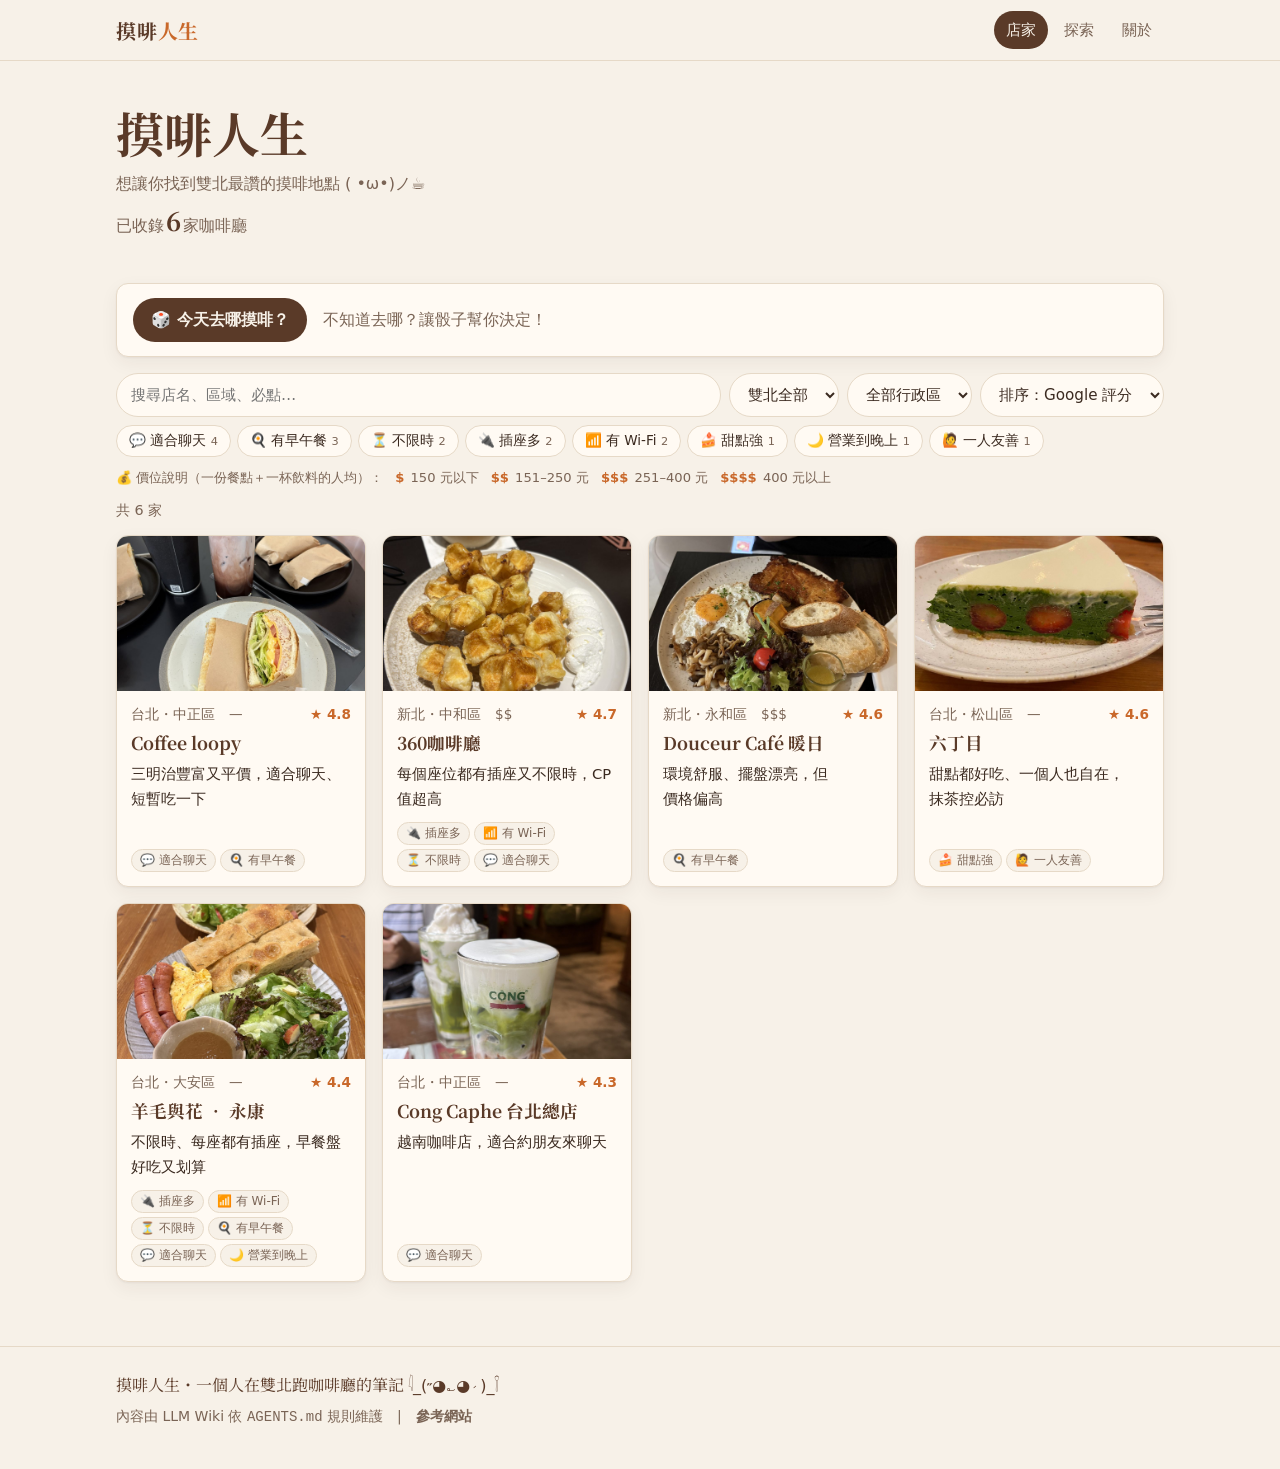
<file: index.html>
<!doctype html>
<html lang="zh-Hant">
<head>
<meta charset="utf-8">
<meta name="viewport" content="width=device-width, initial-scale=1">
<title>摸啡人生｜雙北咖啡廳筆記</title>
<meta name="description" content="摸啡人生：想讓你找到雙北最讚的摸啡地點，一個人在台北、新北跑咖啡廳的筆記，附 Google 評分與讀書工作適合度">
<link rel="icon" href="data:image/svg+xml,<svg xmlns=%22http://www.w3.org/2000/svg%22 viewBox=%220 0 100 100%22><text y=%22.9em%22 font-size=%2290%22>☕</text></svg>">
<link rel="preconnect" href="https://fonts.googleapis.com">
<link rel="preconnect" href="https://fonts.gstatic.com" crossorigin>
<link href="https://fonts.googleapis.com/css2?family=Noto+Serif+TC:wght@600;700&display=swap" rel="stylesheet">
<link href="https://fonts.googleapis.com/css2?family=Noto+Sans+Egyptian+Hieroglyphs&text=%F0%93%87%8B%F0%93%8C%89&display=swap" rel="stylesheet">
<link rel="stylesheet" href="assets/css/style.css">
</head>
<body>
<main class="wrap">
  <section class="hero">
    <h1>摸啡人生</h1>
    <p>想讓你找到雙北最讚的摸啡地點 <span class="kao">( •ω•)ノ☕</span></p>
    <p class="stat">已收錄<b id="stat-shops">–</b>家咖啡廳</p>
  </section>

  <section class="pick" aria-label="隨機推薦">
    <button id="pick" class="btn" type="button">🎲 今天去哪摸啡？</button>
    <p id="pick-result" class="pick-result" aria-live="polite">不知道去哪？讓骰子幫你決定！</p>
  </section>

  <section aria-label="篩選">
    <div class="toolbar">
      <input id="q" type="search" placeholder="搜尋店名、區域、必點…" aria-label="搜尋">
      <select id="city" aria-label="縣市"><option value="">雙北全部</option><option>台北市</option><option>新北市</option></select>
      <select id="district" aria-label="行政區"></select>
      <select id="sort" aria-label="排序"></select>
    </div>
    <div id="tag-chips" class="chips"></div>
  </section>

  <p id="result-count" class="result-count"></p>
  <section id="shop-grid" class="grid"><p class="loading">載入中…</p></section>
</main>
<script src="wiki/data.js"></script>
<script src="assets/js/common.js"></script>
<script src="assets/js/home.js"></script>
</body>
</html>
</file>
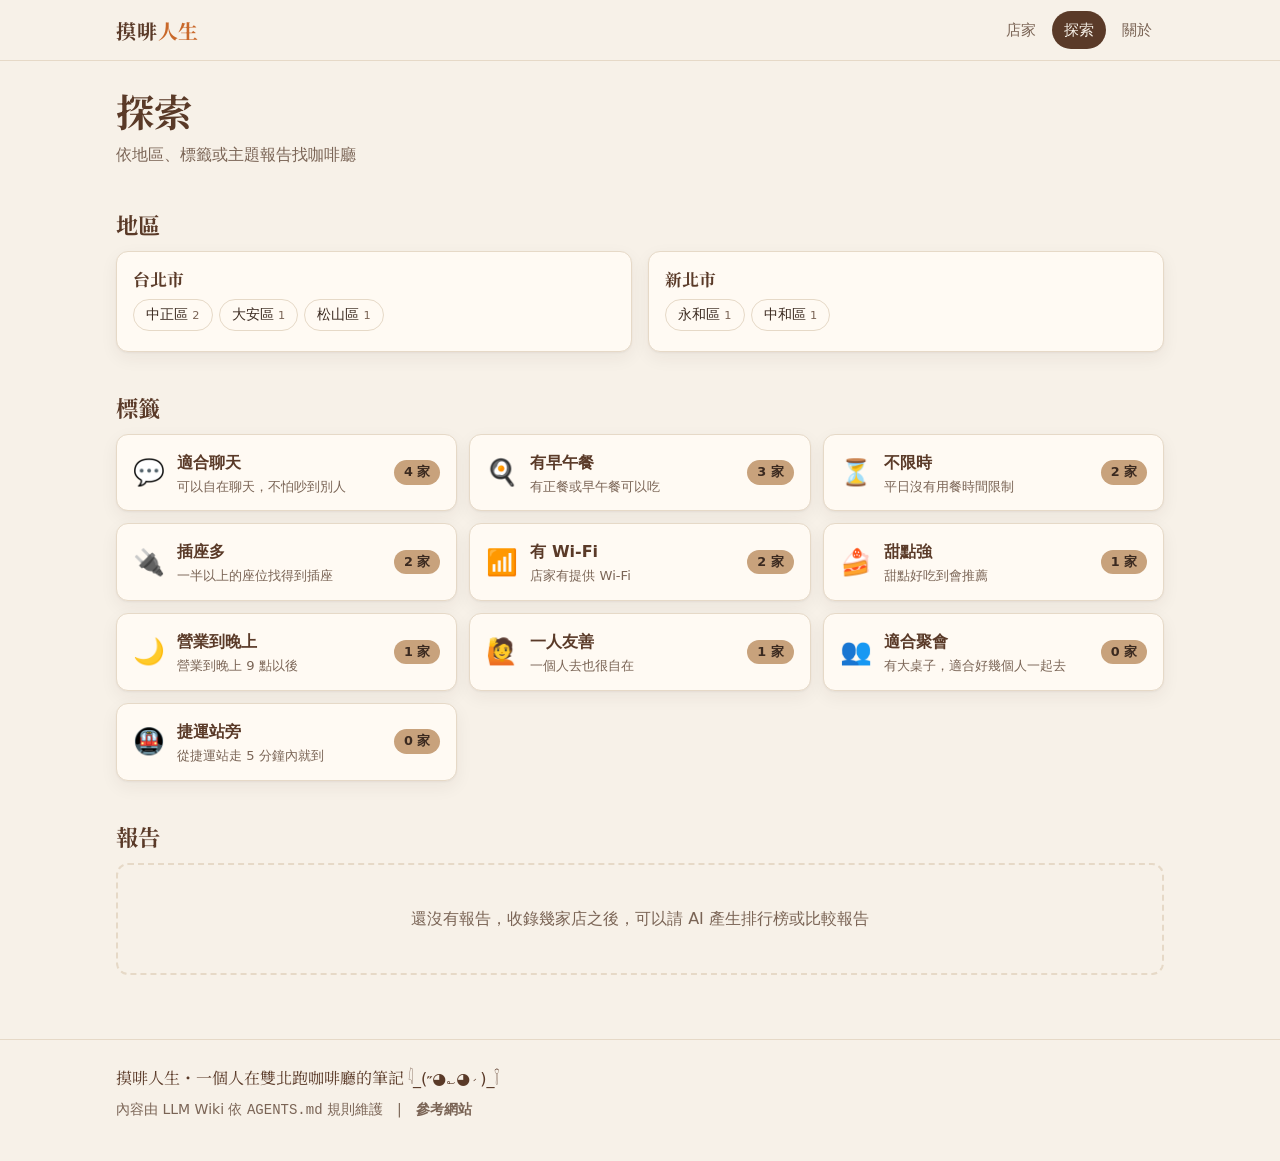
<file: explore.html>
<!doctype html>
<html lang="zh-Hant">
<head>
<meta charset="utf-8">
<meta name="viewport" content="width=device-width, initial-scale=1">
<title>探索｜摸啡人生</title>
<meta name="description" content="摸啡人生：想讓你找到雙北最讚的摸啡地點，一個人在台北、新北跑咖啡廳的筆記，附 Google 評分與讀書工作適合度">
<link rel="icon" href="data:image/svg+xml,<svg xmlns=%22http://www.w3.org/2000/svg%22 viewBox=%220 0 100 100%22><text y=%22.9em%22 font-size=%2290%22>☕</text></svg>">
<link rel="preconnect" href="https://fonts.googleapis.com">
<link rel="preconnect" href="https://fonts.gstatic.com" crossorigin>
<link href="https://fonts.googleapis.com/css2?family=Noto+Serif+TC:wght@600;700&display=swap" rel="stylesheet">
<link href="https://fonts.googleapis.com/css2?family=Noto+Sans+Egyptian+Hieroglyphs&text=%F0%93%87%8B%F0%93%8C%89&display=swap" rel="stylesheet">
<link rel="stylesheet" href="assets/css/style.css">
</head>
<body>
<main id="main" class="wrap"><p class="loading">載入中…</p></main>
<script src="wiki/data.js"></script>
<script src="assets/js/common.js"></script>
<script src="assets/js/explore.js"></script>
</body>
</html>
</file>
<file: assets/css/style.css>
/* 摸啡人生 — 全站唯一樣式檔。顏色只用 :root 變數（見 AGENTS.md 7.2） */

:root {
  --paper: #f7f1e8;
  --card: #fffaf3;
  --ink: #3b2a20;
  --ink-soft: #7a6455;
  --espresso: #5a3a28;
  --latte: #c8a27c;
  --crema: #c9682a;
  --matcha: #5f7a4c;
  --line: #e6d9c7;
  --shadow: 0 1px 2px rgba(59, 42, 32, .05), 0 6px 18px rgba(59, 42, 32, .06);
  --cover-1: #8b5e3c;
  --cover-2: #b07d56;
  --cover-3: #6f7f5a;
  --cover-4: #a4573a;
  --cover-5: #5d4a6b;
  --cover-ink: #fffaf3;
  --radius: 12px;
  --serif: "Noto Serif TC", "Songti TC", serif;
  --sans: system-ui, -apple-system, "PingFang TC", "Microsoft JhengHei", "Noto Sans TC", "Segoe UI Historic", "Noto Sans Egyptian Hieroglyphs", sans-serif;
  color-scheme: light;
}

@media (prefers-color-scheme: dark) {
  :root:not([data-theme="light"]) {
    --paper: #1b1512;
    --card: #251d18;
    --ink: #f1e6da;
    --ink-soft: #b9a593;
    --espresso: #e5bd94;
    --latte: #8a6a4f;
    --crema: #f0954a;
    --matcha: #a2bb8c;
    --line: #3a2e26;
    --shadow: 0 1px 2px rgba(0, 0, 0, .3);
    --cover-ink: #fff6ec;
    color-scheme: dark;
  }
}
:root[data-theme="dark"] {
  --paper: #1b1512;
  --card: #251d18;
  --ink: #f1e6da;
  --ink-soft: #b9a593;
  --espresso: #e5bd94;
  --latte: #8a6a4f;
  --crema: #f0954a;
  --matcha: #a2bb8c;
  --line: #3a2e26;
  --shadow: 0 1px 2px rgba(0, 0, 0, .3);
  --cover-ink: #fff6ec;
  color-scheme: dark;
}

* { box-sizing: border-box; }
html { -webkit-text-size-adjust: 100%; }
body {
  margin: 0;
  background: var(--paper);
  color: var(--ink);
  font-family: var(--sans);
  line-height: 1.75;
  font-size: 16px;
}
a { color: var(--espresso); text-decoration: none; transition: color .15s ease, background .15s ease, border-color .15s ease; }
a:hover { color: var(--crema); }
img { max-width: 100%; height: auto; }
h1, h2, h3 { font-family: var(--serif); color: var(--espresso); line-height: 1.35; text-wrap: balance; }
p, li, dd, small { text-wrap: pretty; } /* 避免最後一行只剩一個詞 */
/* 中文斷行：common.js 的 wrapCJK() 會在詞與詞之間插入換行點，這裡禁止在詞的中間換行 */
.cjk-words { word-break: keep-all; overflow-wrap: anywhere; }

.wrap { max-width: 1080px; margin: 0 auto; padding: 0 16px; }
.narrow { max-width: 760px; }

/* ---------- header / footer ---------- */
.site-header {
  border-bottom: 1px solid var(--line);
  background: var(--paper);
  position: sticky; top: 0; z-index: 1000;
}
.site-header .wrap { display: flex; align-items: center; justify-content: space-between; gap: 12px; min-height: 60px; flex-wrap: wrap; }
.brand { font-family: var(--serif); font-weight: 700; font-size: 1.25rem; color: var(--espresso); text-decoration: none; letter-spacing: .04em; }
.brand span { color: var(--crema); }
.nav { display: flex; gap: 4px; }
.nav a { color: var(--ink-soft); text-decoration: none; padding: 6px 12px; border-radius: 999px; font-size: .95rem; }
.nav a:hover { background: var(--card); color: var(--ink); }
.nav a.active { background: var(--espresso); color: var(--paper); }

.site-footer { border-top: 1px solid var(--line); margin-top: 64px; padding: 20px 0 36px; color: var(--ink-soft); font-size: .875rem; }
.site-footer p { margin: 4px 0; }
.site-footer a { color: var(--ink-soft); font-weight: 600; }
.site-footer a:hover { color: var(--crema); }
.footer-main { font-family: var(--serif); color: var(--espresso); font-size: 1rem; }

/* ---------- hero ---------- */
.hero { padding: 40px 0 20px; }
.hero h1 { font-size: clamp(2rem, 6vw, 3rem); margin: 0 0 4px; }
.hero p { margin: 0; color: var(--ink-soft); }
.stat { margin-top: 12px; color: var(--ink-soft); }
.stat b { font-family: var(--serif); font-size: 1.6rem; color: var(--espresso); margin: 0 2px; }

/* 顏文字：含埃及象形文字字型備援（招牌顏文字的 𓇋 𓌉） */
.kao { white-space: nowrap; font-family: var(--sans); }

/* ---------- 隨機摸啡 ---------- */
.pick {
  display: flex; align-items: center; gap: 12px 16px; flex-wrap: wrap;
  background: var(--card); border: 1px solid var(--line); border-radius: var(--radius);
  box-shadow: var(--shadow); padding: 14px 16px; margin: 20px 0 8px;
}
.pick-result { margin: 0; flex: 1; min-width: 200px; color: var(--ink-soft); }
.pick-result a { font-weight: 700; color: var(--crema); }
.pick-result a:hover { color: var(--espresso); }

/* ---------- toolbar ---------- */
.toolbar { display: grid; grid-template-columns: 1fr repeat(3, auto); gap: 8px; margin: 16px 0 8px; }
.toolbar input, .toolbar select {
  font: inherit; font-size: .95rem; color: var(--ink); background: var(--card);
  border: 1px solid var(--line); border-radius: 999px; padding: 8px 14px; min-width: 0;
}
.toolbar input:focus, .toolbar select:focus { outline: 2px solid var(--latte); outline-offset: 1px; }
.chips { display: flex; flex-wrap: wrap; gap: 6px; margin: 8px 0 4px; }
.chip {
  font: inherit; font-size: .85rem; cursor: pointer; text-decoration: none;
  border: 1px solid var(--line); background: var(--card); color: var(--ink);
  padding: 3px 12px; border-radius: 999px; white-space: nowrap;
}
.chip:hover { border-color: var(--latte); }
.chip.on { background: var(--matcha); border-color: var(--matcha); color: var(--card); }
.chip small { color: var(--ink-soft); }
.chip.on small { color: inherit; opacity: .8; }
.result-count { color: var(--ink-soft); font-size: .9rem; margin: 8px 0 12px; }

/* ---------- cards ---------- */
.grid { display: grid; grid-template-columns: repeat(auto-fill, minmax(250px, 1fr)); gap: 16px; }
.card {
  background: var(--card); border: 1px solid var(--line); border-radius: var(--radius);
  box-shadow: var(--shadow); overflow: hidden; text-decoration: none; color: inherit;
  display: flex; flex-direction: column; transition: transform .15s ease, border-color .15s ease;
}
.card:hover { transform: translateY(-2px); border-color: var(--latte); color: inherit; }
.card:hover h3 { color: var(--crema); }
.cover { aspect-ratio: 16 / 10; object-fit: cover; width: 100%; display: block; }
.cover-fallback {
  aspect-ratio: 16 / 10; display: grid; place-items: center;
  font-family: var(--serif); font-size: 3rem; color: var(--cover-ink);
}
.card-body { padding: 12px 14px 14px; display: flex; flex-direction: column; gap: 4px; flex: 1; }
.card h3 { margin: 0; font-size: 1.1rem; }
.meta { display: flex; justify-content: space-between; align-items: center; gap: 8px; color: var(--ink-soft); font-size: .85rem; }
.rating { color: var(--crema); font-weight: 700; white-space: nowrap; }
.summary { margin: 2px 0 6px; font-size: .92rem; }
.mini-tags { display: flex; flex-wrap: wrap; gap: 4px; margin-top: auto; }
.mini-tags span { font-size: .75rem; background: var(--paper); border: 1px solid var(--line); padding: 0 8px; border-radius: 999px; color: var(--ink-soft); }
.badge-closed { font-size: .75rem; background: var(--ink-soft); color: var(--card); padding: 0 8px; border-radius: 999px; }

.empty {
  border: 2px dashed var(--line); border-radius: var(--radius); padding: 40px 20px;
  text-align: center; color: var(--ink-soft); grid-column: 1 / -1;
}
.empty code { background: var(--card); padding: 1px 6px; border-radius: 6px; }

/* ---------- 照片區 ---------- */
.gallery { position: relative; margin: 0 0 28px; }
.gallery-track {
  display: flex; gap: 12px; overflow-x: auto; scroll-snap-type: x mandatory; scroll-behavior: smooth;
  scrollbar-width: none; padding-bottom: 2px;
}
.gallery-track::-webkit-scrollbar { display: none; }
.gallery-item {
  flex: 0 0 calc((100% - 24px) / 3); aspect-ratio: 3 / 4; padding: 0; border: 1px solid var(--line);
  border-radius: var(--radius); overflow: hidden; cursor: zoom-in; scroll-snap-align: start; background: var(--card);
}
.gallery-item img { width: 100%; height: 100%; object-fit: cover; display: block; transition: transform .25s ease; }
.gallery-item:hover img { transform: scale(1.04); }
.gallery-arrow {
  position: absolute; top: calc(50% - 14px); transform: translateY(-50%); width: 40px; height: 64px;
  border: 0; border-radius: 8px; background: rgba(255, 250, 243, .78); color: var(--espresso);
  font-size: 2rem; line-height: 1; cursor: pointer; box-shadow: var(--shadow);
}
.gallery-arrow:hover { background: var(--card); color: var(--crema); }
.gallery-arrow:disabled { opacity: 0; pointer-events: none; }
.gallery-arrow.prev { left: 8px; }
.gallery-arrow.next { right: 8px; }
.gallery-dots { display: flex; justify-content: center; gap: 8px; margin-top: 12px; }
.gallery-dots button { width: 8px; height: 8px; padding: 0; border: 0; border-radius: 50%; background: var(--line); cursor: pointer; }
.gallery-dots button.on { background: var(--espresso); width: 20px; border-radius: 999px; }
.gallery.static .gallery-arrow, .gallery.static .gallery-dots { display: none; }
.gallery.static .gallery-track { justify-content: center; }
.lightbox {
  position: fixed; inset: 0; z-index: 2000; background: rgba(20, 14, 10, .92);
  display: flex; align-items: center; justify-content: center; padding: 48px 56px;
}
.lightbox[hidden] { display: none; }
.lb-img { max-width: 100%; max-height: 100%; object-fit: contain; border-radius: 8px; box-shadow: 0 10px 40px rgba(0, 0, 0, .5); }
.lb-close, .lb-arrow {
  position: absolute; border: 0; background: rgba(255, 255, 255, .12); color: #fff; cursor: pointer; border-radius: 999px;
}
.lb-close:hover, .lb-arrow:hover { background: rgba(255, 255, 255, .25); }
.lb-close { top: 12px; right: 12px; width: 44px; height: 44px; font-size: 1.8rem; line-height: 1; }
.lb-arrow { top: 50%; transform: translateY(-50%); width: 44px; height: 64px; font-size: 2.2rem; border-radius: 8px; }
.lb-arrow.prev { left: 8px; }
.lb-arrow.next { right: 8px; }
.lightbox.single .lb-arrow { display: none; }
.lb-count { position: absolute; bottom: 12px; left: 0; right: 0; text-align: center; color: rgba(255, 255, 255, .8); margin: 0; font-size: .9rem; }

/* ---------- buttons ---------- */
.btn, .btn-map {
  font: inherit; font-weight: 700; cursor: pointer; text-decoration: none; display: inline-block;
  background: var(--espresso); color: var(--paper); border: 0; border-radius: 999px; padding: 8px 18px;
  transition: background .15s ease;
}
.btn:hover, .btn-map:hover { background: var(--crema); color: var(--paper); }
.btn:disabled { opacity: .5; cursor: not-allowed; }
.btn-map { display: block; text-align: center; margin-top: 12px; }

/* ---------- shop page ---------- */
.crumbs { font-size: .875rem; color: var(--ink-soft); margin: 20px 0 0; }
.crumbs a { color: var(--ink-soft); border-bottom: 1px dashed transparent; }
.crumbs a:hover { color: var(--crema); border-bottom-color: var(--crema); }
.shop-head { margin: 8px 0 20px; }
.shop-head h1 { margin: 0; font-size: clamp(1.8rem, 5vw, 2.4rem); }
.shop-head .en { color: var(--ink-soft); font-family: var(--serif); margin: 0; }
.shop-head .summary { font-size: 1.05rem; margin-top: 8px; }
.shop-layout { display: grid; grid-template-columns: 1fr 300px; gap: 28px; align-items: start; }
.panel { background: var(--card); border: 1px solid var(--line); border-radius: var(--radius); padding: 16px; box-shadow: var(--shadow); }
.panel + .panel { margin-top: 16px; }
.panel h2 { font-size: 1rem; margin: 0 0 10px; }
.big-rating { font-family: var(--serif); font-size: 2.2rem; color: var(--crema); line-height: 1; }
.big-rating small { font-size: 1rem; color: var(--ink-soft); }
.rating-note { margin: 6px 0 0; font-size: .82rem; color: var(--ink-soft); }
.scores { list-style: none; padding: 0; margin: 12px 0 0; }
.scores li { display: flex; justify-content: space-between; align-items: center; padding: 4px 0; font-size: .92rem; }
.beans { display: inline-flex; gap: 3px; }
.bean { width: 12px; height: 15px; border-radius: 50%; background: var(--line); position: relative; }
.bean.on { background: var(--espresso); }
.bean.on::after { content: ""; position: absolute; left: 50%; top: 3px; bottom: 3px; width: 1.5px; margin-left: -.75px; background: var(--card); border-radius: 2px; transform: rotate(12deg); opacity: .7; }
.na { color: var(--ink-soft); font-size: .85rem; }
.info { margin: 0; font-size: .92rem; }
.info dt { color: var(--ink-soft); font-size: .8rem; margin-top: 8px; }
.info dd { margin: 0; }
.prose h2 { font-size: 1.25rem; margin: 1.8em 0 .4em; padding-bottom: 4px; border-bottom: 1px dashed var(--line); }
.prose h2:first-child { margin-top: 0; }
.prose table { border-collapse: collapse; width: 100%; font-size: .92rem; display: block; overflow-x: auto; }
.prose th, .prose td { border: 1px solid var(--line); padding: 6px 10px; text-align: left; }
.prose th { background: var(--card); }
.prose a { font-weight: 700; color: var(--espresso); }
.prose a:hover { color: var(--crema); }
.prose code { background: var(--card); border: 1px solid var(--line); padding: 0 5px; border-radius: 5px; font-size: .9em; }
.prose blockquote { margin: 1em 0; padding: 4px 16px; border-left: 4px solid var(--latte); color: var(--ink-soft); }
.prose img { border-radius: var(--radius); }

/* ---------- explore / page ---------- */
.tile-grid { display: grid; grid-template-columns: repeat(auto-fill, minmax(280px, 1fr)); gap: 12px; }
.tile {
  display: flex; align-items: center; gap: 12px; padding: 14px 16px; color: var(--ink);
  background: var(--card); border: 1px solid var(--line); border-radius: var(--radius); box-shadow: var(--shadow);
}
.tile:hover { border-color: var(--crema); color: var(--ink); transform: translateY(-1px); }
.tile:hover b { color: var(--crema); }
.tile-icon { font-size: 1.6rem; line-height: 1; flex: none; }
.tile-text { flex: 1; min-width: 0; display: flex; flex-direction: column; }
.tile-text b { color: var(--espresso); transition: color .15s ease; }
.tile-text small { color: var(--ink-soft); font-size: .82rem; line-height: 1.5; }
.tile-count { flex: none; font-size: .8rem; font-weight: 700; color: var(--ink); background: var(--latte); border-radius: 999px; padding: 1px 10px; }
.price-sign { color: var(--crema); font-weight: 700; letter-spacing: .05em; }
.ref-list { display: grid; gap: 10px; margin: 12px 0; }
.ref-list a {
  display: flex; flex-direction: column; padding: 12px 16px; color: var(--ink);
  background: var(--card); border: 1px solid var(--line); border-left: 4px solid var(--latte); border-radius: var(--radius);
}
.ref-list a b { color: var(--espresso); transition: color .15s ease; }
.ref-list a b::after { content: " ↗"; font-weight: 400; color: var(--ink-soft); }
.ref-list a span { color: var(--ink-soft); font-size: .88rem; }
.ref-list a:hover { border-color: var(--crema); background: var(--paper); }
.ref-list a:hover b { color: var(--crema); }
.btn-ghost {
  display: block; text-align: center; font-weight: 700; color: var(--espresso);
  border: 1.5px solid var(--espresso); border-radius: 999px; padding: 7px 14px;
}
.btn-ghost:hover { background: var(--espresso); color: var(--paper); }
.price-legend { display: flex; flex-wrap: wrap; gap: 4px 12px; font-size: .82rem; color: var(--ink-soft); margin: 10px 0 0; }
.price-legend b { color: var(--crema); margin-right: 2px; }
.section-title { margin: 40px 0 12px; font-size: 1.4rem; }
.area-groups { display: grid; grid-template-columns: repeat(auto-fit, minmax(260px, 1fr)); gap: 16px; align-items: stretch; }
.area-groups .panel + .panel { margin-top: 0; }
.area-groups h3 { margin: 0 0 8px; font-size: 1.05rem; }
.list-plain { list-style: none; padding: 0; margin: 0; }
.list-plain li { padding: 10px 0; border-bottom: 1px dashed var(--line); }
.list-plain li:last-child { border-bottom: 0; }
.list-plain small { color: var(--ink-soft); display: block; }
.page-head { margin: 24px 0 16px; }
.page-head h1 { margin: 0; font-size: clamp(1.8rem, 5vw, 2.4rem); }
.page-head p { margin: 4px 0 0; color: var(--ink-soft); }
.loading { color: var(--ink-soft); padding: 40px 0; }

/* ---------- responsive ---------- */
@media (max-width: 820px) {
  .gallery-item { flex-basis: calc((100% - 12px) / 2); }
  .shop-layout { grid-template-columns: 1fr; }
  .shop-side { order: -1; }
  .toolbar { grid-template-columns: 1fr 1fr; }
  .toolbar input, .toolbar #sort { grid-column: 1 / -1; }
}
@media (max-width: 480px) {
  .gallery-item { flex-basis: 78%; }
  .lightbox { padding: 56px 8px; }
  .gallery-arrow { display: none; }
  .nav a { padding: 6px 9px; }
}
</file>
